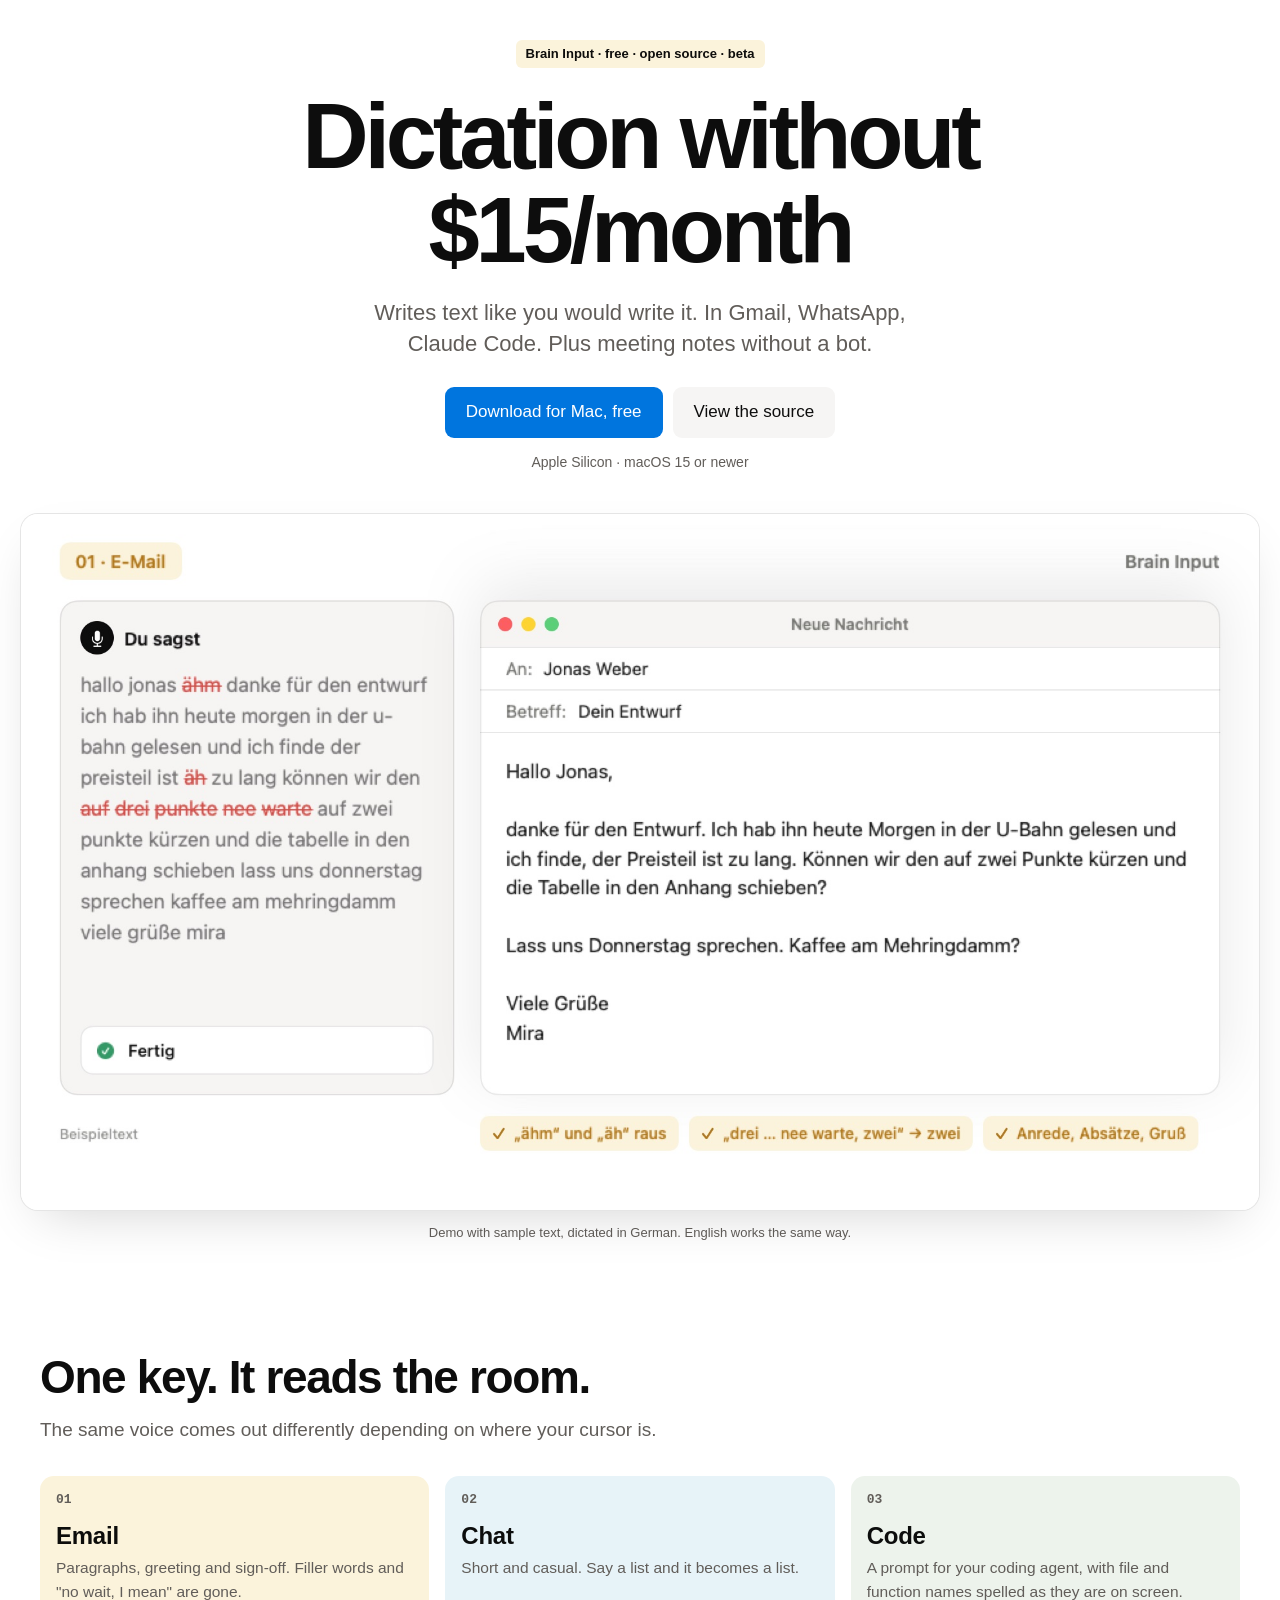
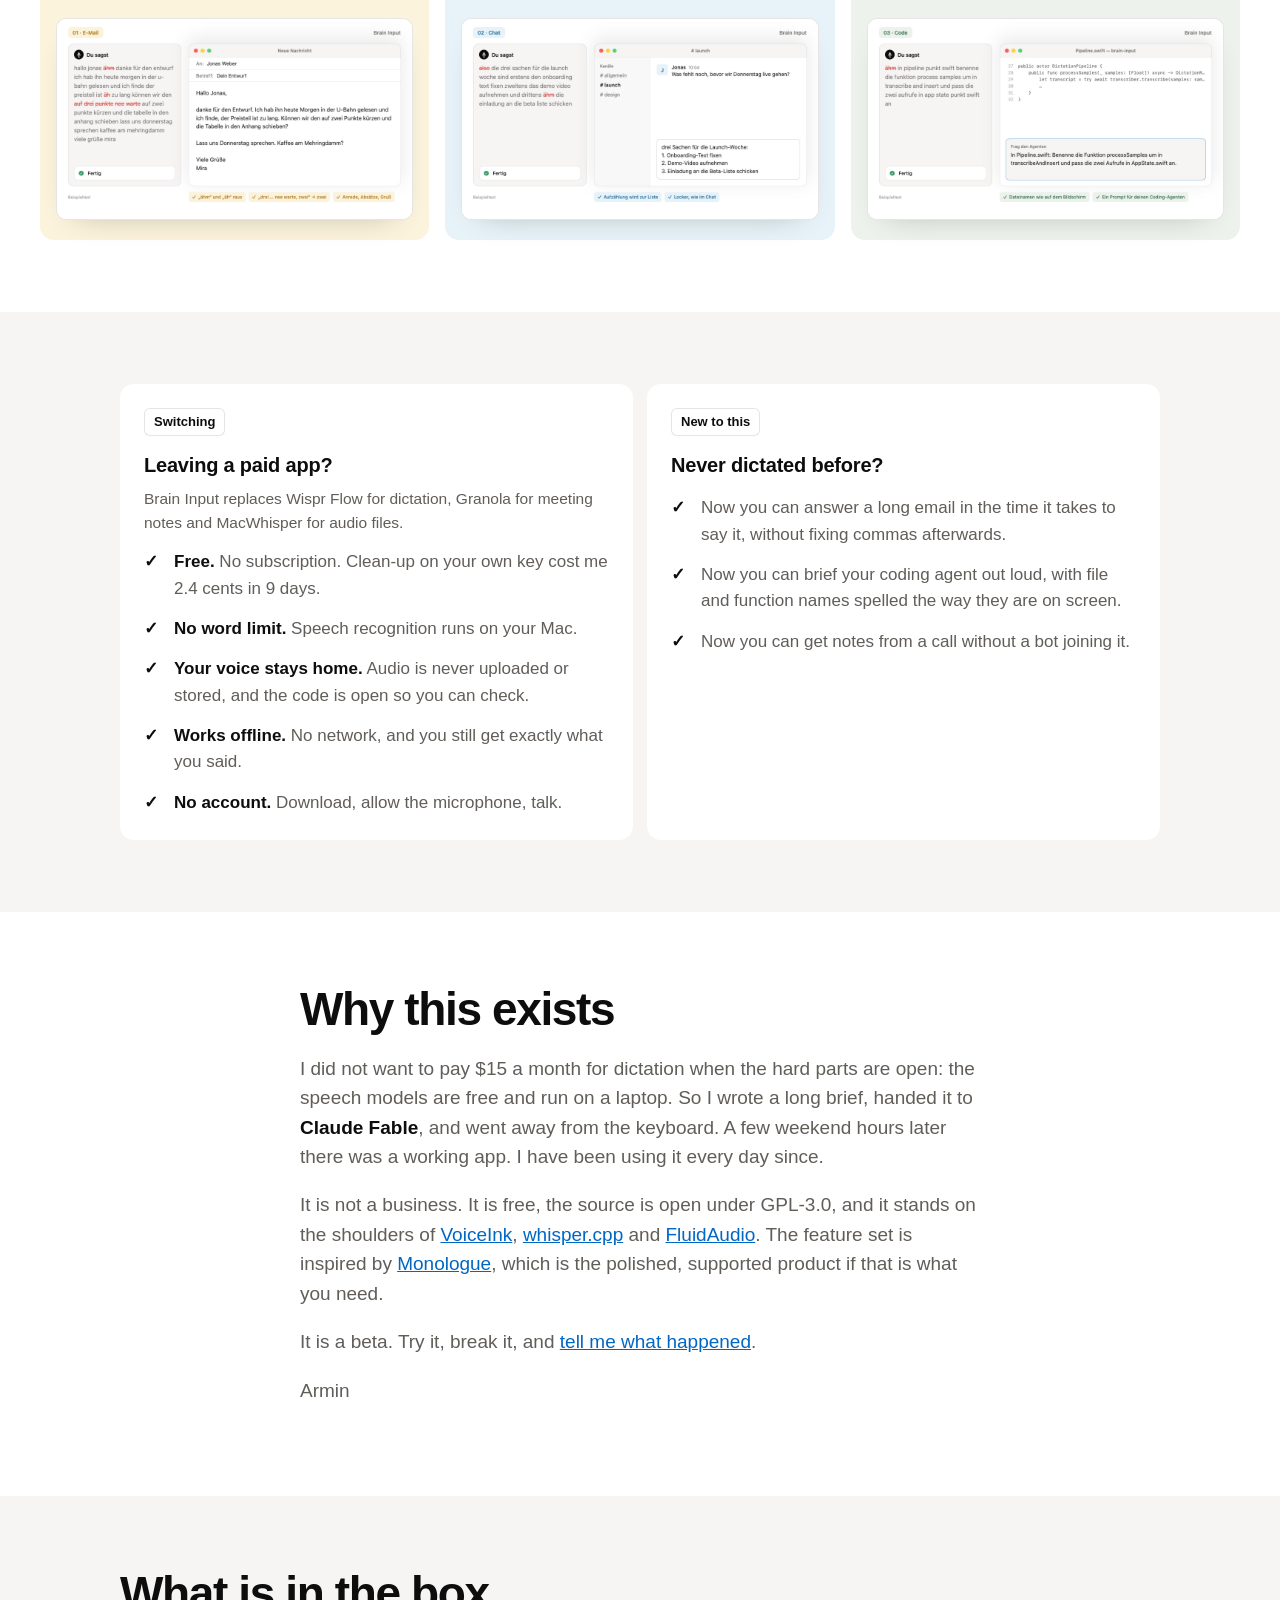
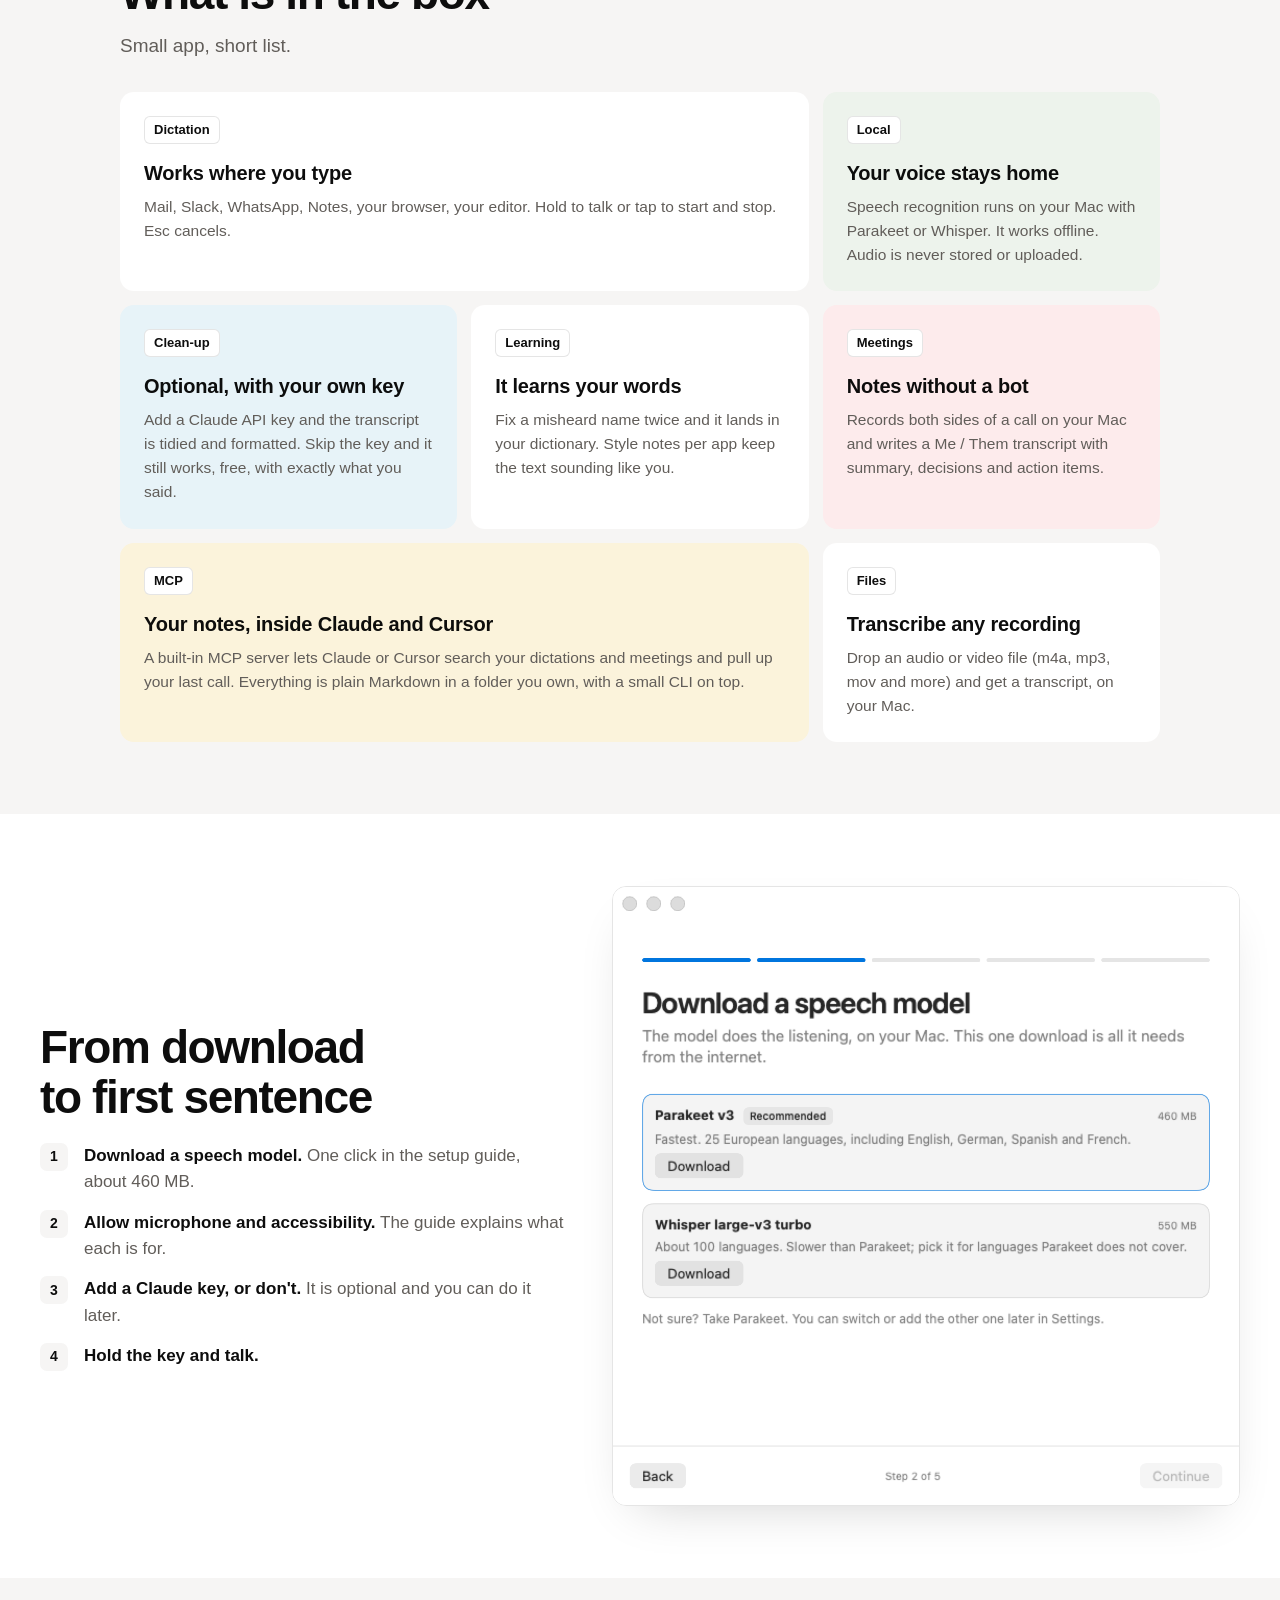
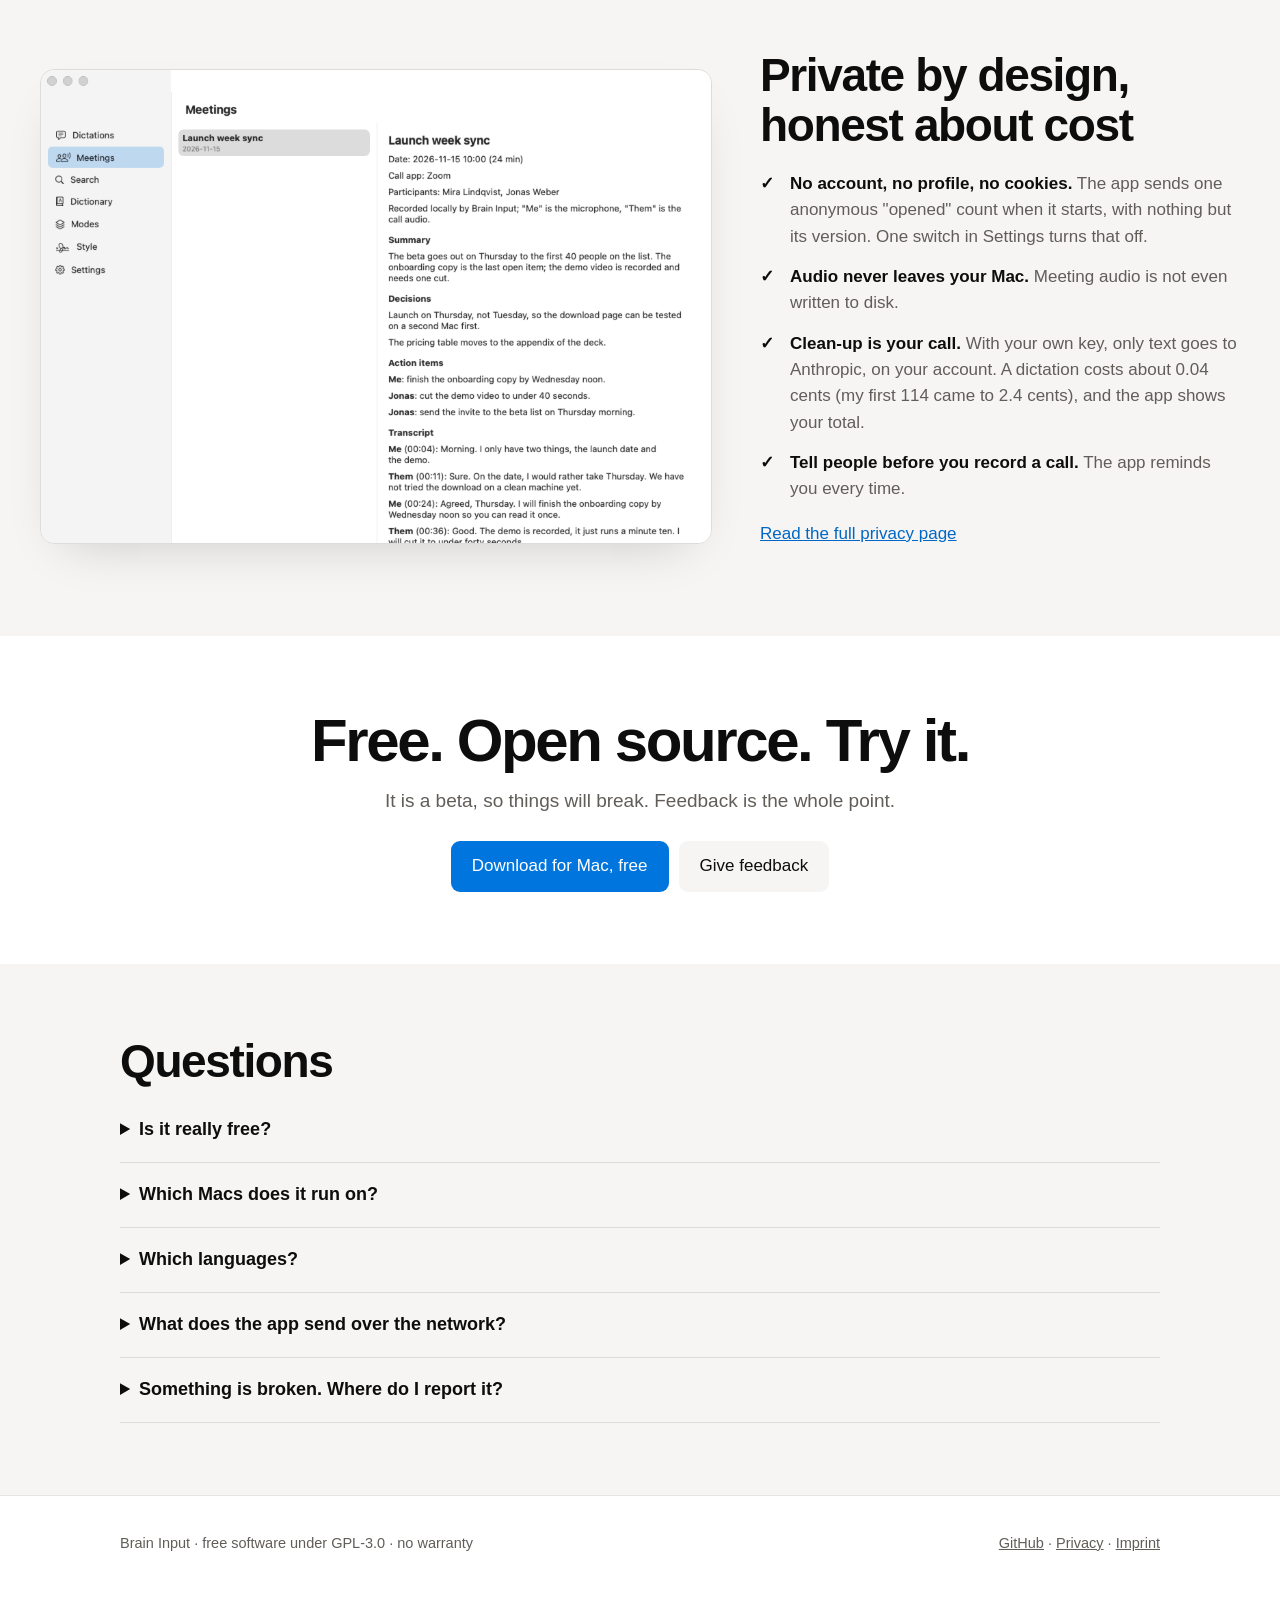
<file: docs/index.html>
<!doctype html>
<html lang="en">
<head>
<meta charset="utf-8">
<meta name="viewport" content="width=device-width, initial-scale=1">
<title>Brain Input · Talk. It types.</title>
<meta name="description" content="Free, open-source dictation for Mac, without the $15 a month. Hold a key, speak, and clean text lands at your cursor. Speech recognition runs on your Mac: no word limit, no account, works offline.">
<meta property="og:title" content="Brain Input · Talk. It types.">
<meta property="og:description" content="Free, open-source dictation for Mac. Speech recognition runs on your Mac. Built in a weekend with Claude Fable.">
<meta property="og:image" content="https://brain-input.vercel.app/media/still-email.jpg">
<meta property="og:type" content="website">
<meta name="twitter:card" content="summary_large_image">
<link rel="icon" href="media/icon.png">
<link rel="stylesheet" href="style.css">
<script src="track.js" defer></script>
</head>
<body>
<div class="wrap">
  <header class="nav">
    <a class="brand" href="./"><img src="media/icon.png" alt="">Brain Input</a>
    <nav>
      <a class="hide" href="#features">Features</a>
      <a class="hide" href="#privacy">Privacy</a>
      <a class="hide" href="#faq">Questions</a>
      <a href="https://github.com/elpresidentex/brain-input">GitHub</a>
      <a class="btn primary" href="https://github.com/elpresidentex/brain-input/releases/latest/download/BrainInput-latest.dmg" data-track="download_clicked" data-where="nav">Download</a>
    </nav>
  </header>

  <div class="hero">
    <span class="tag">Brain Input · free · open source · beta</span>
    <h1>Dictation without $15/month</h1>
    <p class="lead">Writes text like you would write it. In Gmail, WhatsApp, Claude&nbsp;Code. Plus meeting notes without a bot.</p>
    <div class="cta">
      <a class="btn primary" href="https://github.com/elpresidentex/brain-input/releases/latest/download/BrainInput-latest.dmg" data-track="download_clicked" data-where="hero">Download for Mac, free</a>
      <a class="btn ghost" href="https://github.com/elpresidentex/brain-input">View the source</a>
    </div>
    <p class="req">Apple Silicon · macOS 15 or newer</p>
    <div class="stage">
      <video id="demo" poster="media/still-email.jpg" autoplay muted loop playsinline aria-label="Demo in German: a spoken, rambling message becomes a clean email, a chat list and a coding prompt"></video>
      <script>
      // Phones get the 9:16 cut, everything else the 16:9 one.
      (function () {
        var v = document.getElementById('demo'), m = matchMedia('(max-width:780px)').matches;
        if (m) v.setAttribute('poster', 'media/still-mobile.jpg');
        v.src = m ? 'media/demo-mobile.mp4' : 'media/demo.mp4';
      })();
      </script>
    </div>
    <p class="note">Demo with sample text, dictated in German. English works the same way.</p>
  </div>
</div>

<section id="features">
  <div class="wrap wide">
    <h2>One key. It reads the room.</h2>
    <p class="sub">The same voice comes out differently depending on where your cursor is.</p>
    <div class="shots">
      <figure class="c-yellow"><span class="n">01</span><figcaption><b>Email</b><span>Paragraphs, greeting and sign-off. Filler words and "no wait, I mean" are gone.</span></figcaption><button class="zoom" type="button" data-full="media/still-email.jpg" aria-label="Enlarge: A rambling spoken message next to the clean email it became"><img src="media/still-email.jpg" alt="A rambling spoken message next to the clean email it became" loading="lazy"><i>Tap to enlarge</i></button></figure>
      <figure class="c-blue"><span class="n">02</span><figcaption><b>Chat</b><span>Short and casual. Say a list and it becomes a list.</span></figcaption><button class="zoom" type="button" data-full="media/still-chat.jpg" aria-label="Enlarge: A spoken list turned into a numbered chat message"><img src="media/still-chat.jpg" alt="A spoken list turned into a numbered chat message" loading="lazy"><i>Tap to enlarge</i></button></figure>
      <figure class="c-green"><span class="n">03</span><figcaption><b>Code</b><span>A prompt for your coding agent, with file and function names spelled as they are on screen.</span></figcaption><button class="zoom" type="button" data-full="media/still-code.jpg" aria-label="Enlarge: A dictated prompt with file names spelled as on screen"><img src="media/still-code.jpg" alt="A dictated prompt with file names spelled as on screen" loading="lazy"><i>Tap to enlarge</i></button></figure>
    </div>
  </div>
</section>

<section class="band" id="switch">
  <div class="wrap duo">
    <div class="card">
      <span class="k">Switching</span>
      <h3>Leaving a paid app?</h3>
      <p>Brain Input replaces Wispr Flow for dictation, Granola for meeting notes and MacWhisper for audio files.</p>
      <ul class="plain">
        <li><b>Free.</b> No subscription. Clean-up on your own key cost me 2.4 cents in 9 days.</li>
        <li><b>No word limit.</b> Speech recognition runs on your Mac.</li>
        <li><b>Your voice stays home.</b> Audio is never uploaded or stored, and the code is open so you can check.</li>
        <li><b>Works offline.</b> No network, and you still get exactly what you said.</li>
        <li><b>No account.</b> Download, allow the microphone, talk.</li>
      </ul>
    </div>
    <div class="card">
      <span class="k">New to this</span>
      <h3>Never dictated before?</h3>
      <ul class="plain">
        <li>Now you can answer a long email in the time it takes to say it, without fixing commas afterwards.</li>
        <li>Now you can brief your coding agent out loud, with file and function names spelled the way they are on screen.</li>
        <li>Now you can get notes from a call without a bot joining it.</li>
      </ul>
    </div>
  </div>
</section>

<section>
  <div class="wrap story">
    <h2>Why this exists</h2>
    <p>I did not want to pay $15 a month for dictation when the hard parts are open: the speech models are free and run on a laptop. So I wrote a long brief, handed it to <b>Claude Fable</b>, and went away from the keyboard. A few weekend hours later there was a working app. I have been using it every day since.</p>
    <p>It is not a business. It is free, the source is open under GPL-3.0, and it stands on the shoulders of <a href="https://github.com/Beingpax/VoiceInk">VoiceInk</a>, <a href="https://github.com/ggml-org/whisper.cpp">whisper.cpp</a> and <a href="https://github.com/FluidInference/FluidAudio">FluidAudio</a>. The feature set is inspired by <a href="https://www.monologue.to/">Monologue</a>, which is the polished, supported product if that is what you need.</p>
    <p>It is a beta. Try it, break it, and <a href="https://github.com/elpresidentex/brain-input/issues">tell me what happened</a>.</p>
    <p>Armin</p>
  </div>
</section>

<section class="band">
  <div class="wrap">
    <h2>What is in the box</h2>
    <p class="sub">Small app, short list.</p>
    <div class="grid">
      <div class="card wide"><span class="k">Dictation</span><h3>Works where you type</h3><p>Mail, Slack, WhatsApp, Notes, your browser, your editor. Hold to talk or tap to start and stop. Esc cancels.</p></div>
      <div class="card c-green"><span class="k">Local</span><h3>Your voice stays home</h3><p>Speech recognition runs on your Mac with Parakeet or Whisper. It works offline. Audio is never stored or uploaded.</p></div>
      <div class="card c-blue"><span class="k">Clean-up</span><h3>Optional, with your own key</h3><p>Add a Claude API key and the transcript is tidied and formatted. Skip the key and it still works, free, with exactly what you said.</p></div>
      <div class="card"><span class="k">Learning</span><h3>It learns your words</h3><p>Fix a misheard name twice and it lands in your dictionary. Style notes per app keep the text sounding like you.</p></div>
      <div class="card c-pink"><span class="k">Meetings</span><h3>Notes without a bot</h3><p>Records both sides of a call on your Mac and writes a Me / Them transcript with summary, decisions and action items.</p></div>
      <div class="card wide c-yellow"><span class="k">MCP</span><h3>Your notes, inside Claude and Cursor</h3><p>A built-in MCP server lets Claude or Cursor search your dictations and meetings and pull up your last call. Everything is plain Markdown in a folder you own, with a small CLI on top.</p></div>
      <div class="card"><span class="k">Files</span><h3>Transcribe any recording</h3><p>Drop an audio or video file (m4a, mp3, mov and more) and get a transcript, on your Mac.</p></div>
    </div>
  </div>
</section>

<section>
  <div class="wrap wide split">
    <div>
      <h2>From download to first sentence</h2>
      <ol class="steps">
        <li><b>Download a speech model.</b> One click in the setup guide, about 460 MB.</li>
        <li><b>Allow microphone and accessibility.</b> The guide explains what each is for.</li>
        <li><b>Add a Claude key, or don't.</b> It is optional and you can do it later.</li>
        <li><b>Hold the key and talk.</b></li>
      </ol>
    </div>
    <img src="media/onboarding-2.png" alt="Setup guide: choose and download a speech model" loading="lazy">
  </div>
</section>

<section class="band" id="privacy">
  <div class="wrap wide split flip">
    <img src="media/main-meetings.png" alt="A meeting note with summary, decisions, action items and a Me / Them transcript" loading="lazy">
    <div>
      <h2>Private by design, honest about cost</h2>
      <ul class="plain">
        <li><b>No account, no profile, no cookies.</b> The app sends one anonymous "opened" count when it starts, with nothing but its version. One switch in Settings turns that off.</li>
        <li><b>Audio never leaves your Mac.</b> Meeting audio is not even written to disk.</li>
        <li><b>Clean-up is your call.</b> With your own key, only text goes to Anthropic, on your account. A dictation costs about 0.04 cents (my first 114 came to 2.4 cents), and the app shows your total.</li>
        <li><b>Tell people before you record a call.</b> The app reminds you every time.</li>
      </ul>
      <p style="margin-top:18px"><a href="privacy.html">Read the full privacy page</a></p>
    </div>
  </div>
</section>

<section class="final">
  <div class="wrap">
    <h2>Free. Open source. Try it.</h2>
    <p class="sub">It is a beta, so things will break. Feedback is the whole point.</p>
    <div class="cta">
      <a class="btn primary" href="https://github.com/elpresidentex/brain-input/releases/latest/download/BrainInput-latest.dmg" data-track="download_clicked" data-where="footer">Download for Mac, free</a>
      <a class="btn ghost" href="https://github.com/elpresidentex/brain-input/issues" data-track="feedback_clicked" data-where="footer">Give feedback</a>
    </div>
  </div>
</section>

<section class="band" id="faq">
  <div class="wrap">
    <h2>Questions</h2>
    <details><summary>Is it really free?</summary><p>Yes. The app is free and open source. Dictation with the local model costs nothing. The optional clean-up uses your own Claude API key and Anthropic bills you for it directly; in normal use that is cents, and the app shows the running total.</p></details>
    <details><summary>Which Macs does it run on?</summary><p>Macs with Apple Silicon (M1 or newer) on macOS 15 (Sequoia) or newer. There is no Intel, Windows or iPhone version.</p></details>
    <details><summary>Which languages?</summary><p>Parakeet covers 25 European languages, including English, German, Spanish and French. Whisper covers about 100 and can be downloaded in Settings. The language is detected for each dictation.</p></details>
    <details><summary>What does the app send over the network?</summary><p>The one-time model download, an anonymous "opened" count at start (app and macOS version, no ID; you can switch it off), and, only with your API key, the clean-up calls. Those contain the transcript, the app name and window title, your dictionary and style notes; in coding apps also visible window text so names are spelled right. Never audio.</p></details>
    <details><summary>Something is broken. Where do I report it?</summary><p>On <a href="https://github.com/elpresidentex/brain-input/issues">GitHub Issues</a>. There is no support team, just me, but I read everything.</p></details>
  </div>
</section>

<footer>
  <div class="wrap row">
    <span>Brain Input · free software under GPL-3.0 · no warranty</span>
    <span><a href="https://github.com/elpresidentex/brain-input">GitHub</a> · <a href="privacy.html">Privacy</a> · <a href="imprint.html">Imprint</a></span>
  </div>
</footer>
<dialog id="lb" aria-label="Enlarged image"><button type="button" class="x" aria-label="Close">&times;</button><div class="pan"><img alt=""></div></dialog>
<script>
(function () {
  var d = document.getElementById('lb'), img = d.querySelector('img');
  document.querySelectorAll('button.zoom').forEach(function (b) {
    b.setAttribute('aria-expanded', 'false');
    b.addEventListener('click', function () {
      // Phones: full screen. Desktop: the card widens in its row and the other two stay visible.
      if (matchMedia('(max-width:780px)').matches) { img.src = b.dataset.full; img.alt = b.querySelector('img').alt; d.showModal(); d.querySelector('.pan').scrollTo(0, 0); return; }
      var all = Array.prototype.slice.call(document.querySelectorAll('button.zoom')), i = all.indexOf(b), open = b.getAttribute('aria-expanded') !== 'true';
      var row = b.closest('.shots');
      if (open) row.setAttribute('data-open', i + 1); else row.removeAttribute('data-open');
      all.forEach(function (o) { o.setAttribute('aria-expanded', String(open && o === b)); });
    });
  });
  d.addEventListener('click', function (e) { if (e.target !== img) d.close(); });
})();
</script>
<script>
// The menu bar stays out of the way until the hero's buttons scroll off screen, so the demo gets the space.
(function () {
  var nav = document.querySelector('header.nav'), cta = document.querySelector('.hero .cta');
  if (!nav || !cta || !('IntersectionObserver' in window)) { if (nav) nav.classList.add('show'); return; }
  new IntersectionObserver(function (e) {
    nav.classList.toggle('show', !e[0].isIntersecting && e[0].boundingClientRect.top < 0);
  }).observe(cta);
})();
</script>
</body>
</html>
</file>
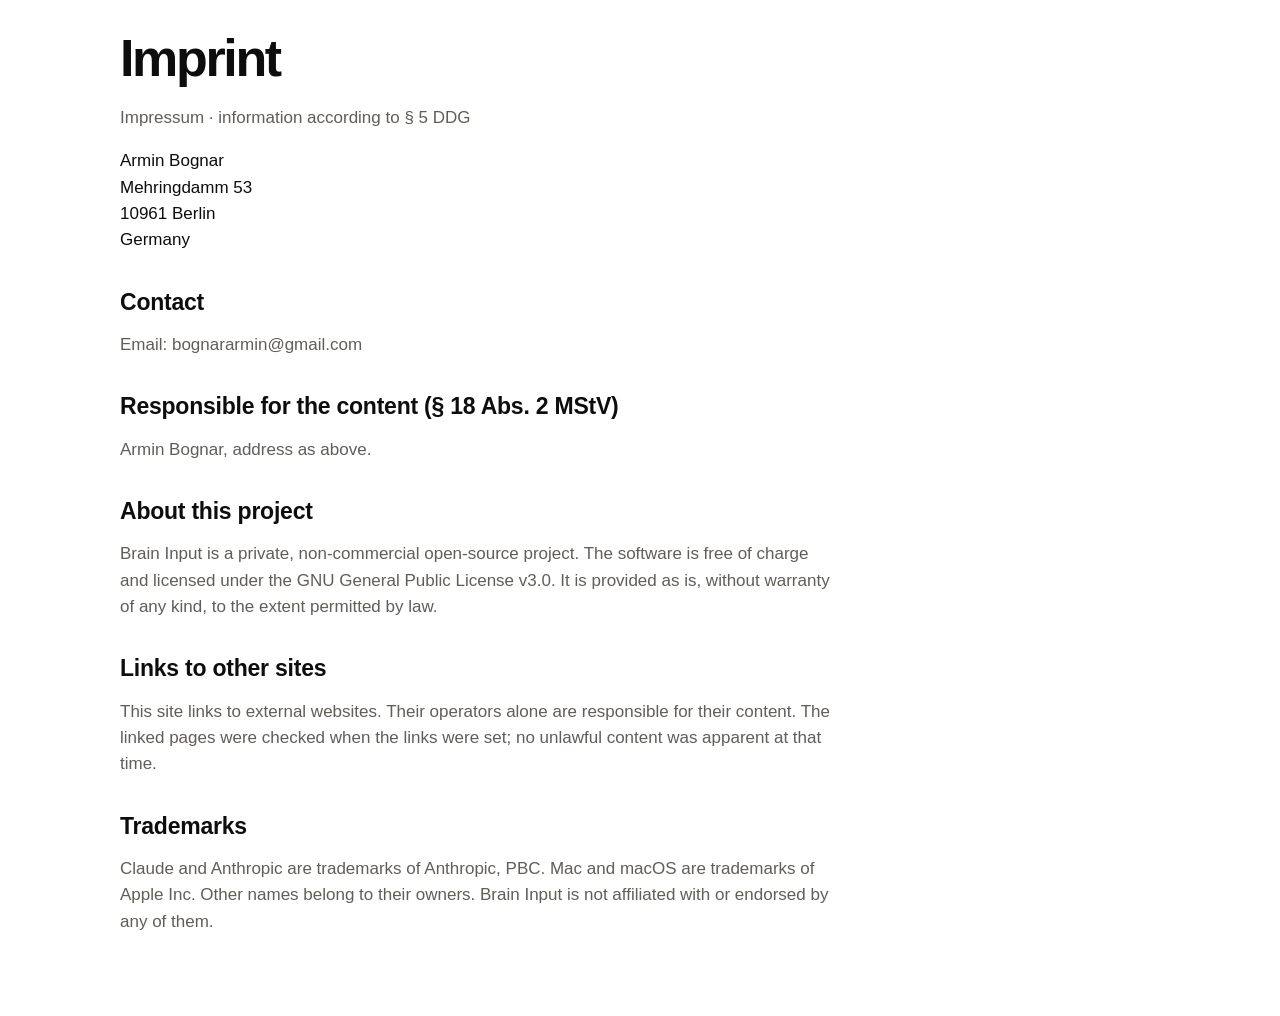
<file: docs/imprint.html>
<!doctype html>
<html lang="en">
<head>
<meta charset="utf-8"><meta name="viewport" content="width=device-width, initial-scale=1">
<title>Imprint · Brain Input</title><meta name="robots" content="noindex">
<link rel="icon" href="media/icon.png"><link rel="stylesheet" href="style.css">
</head>
<body>
<div class="wrap">
  <header class="nav"><a class="brand" href="./"><img src="media/icon.png" alt="">Brain Input</a><nav><a href="./">Home</a><a href="privacy.html">Privacy</a></nav></header>
  <main class="doc">
    <h1>Imprint</h1>
    <p>Impressum · information according to § 5 DDG</p>
    <address>
      Armin Bognar<br>
      Mehringdamm 53<br>
      10961 Berlin<br>
      Germany
    </address>
    <h2>Contact</h2>
    <p>Email: bognararmin@gmail.com</p>
    <h2>Responsible for the content (§ 18 Abs. 2 MStV)</h2>
    <p>Armin Bognar, address as above.</p>
    <h2>About this project</h2>
    <p>Brain Input is a private, non-commercial open-source project. The software is free of charge and licensed under the GNU General Public License v3.0. It is provided as is, without warranty of any kind, to the extent permitted by law.</p>
    <h2>Links to other sites</h2>
    <p>This site links to external websites. Their operators alone are responsible for their content. The linked pages were checked when the links were set; no unlawful content was apparent at that time.</p>
    <h2>Trademarks</h2>
    <p>Claude and Anthropic are trademarks of Anthropic, PBC. Mac and macOS are trademarks of Apple Inc. Other names belong to their owners. Brain Input is not affiliated with or endorsed by any of them.</p>
  </main>
</div>
</body>
</html>
</file>
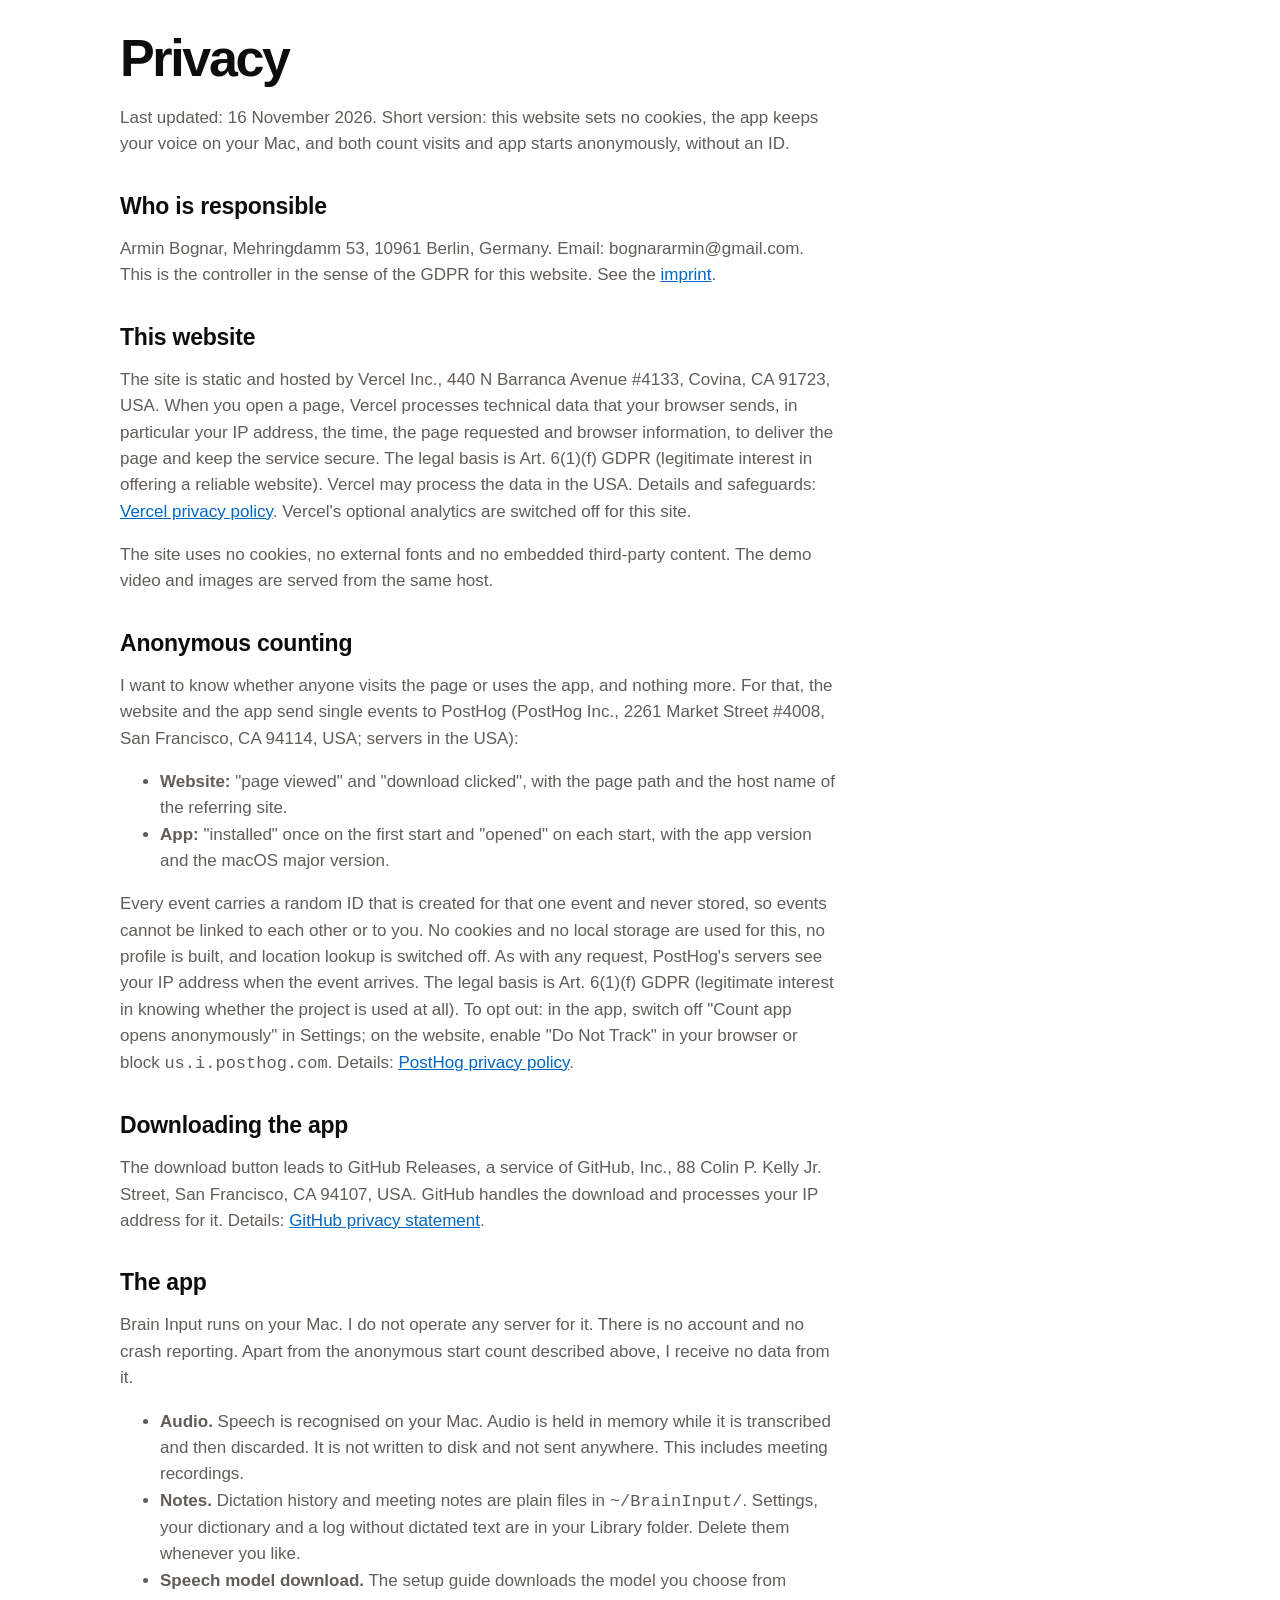
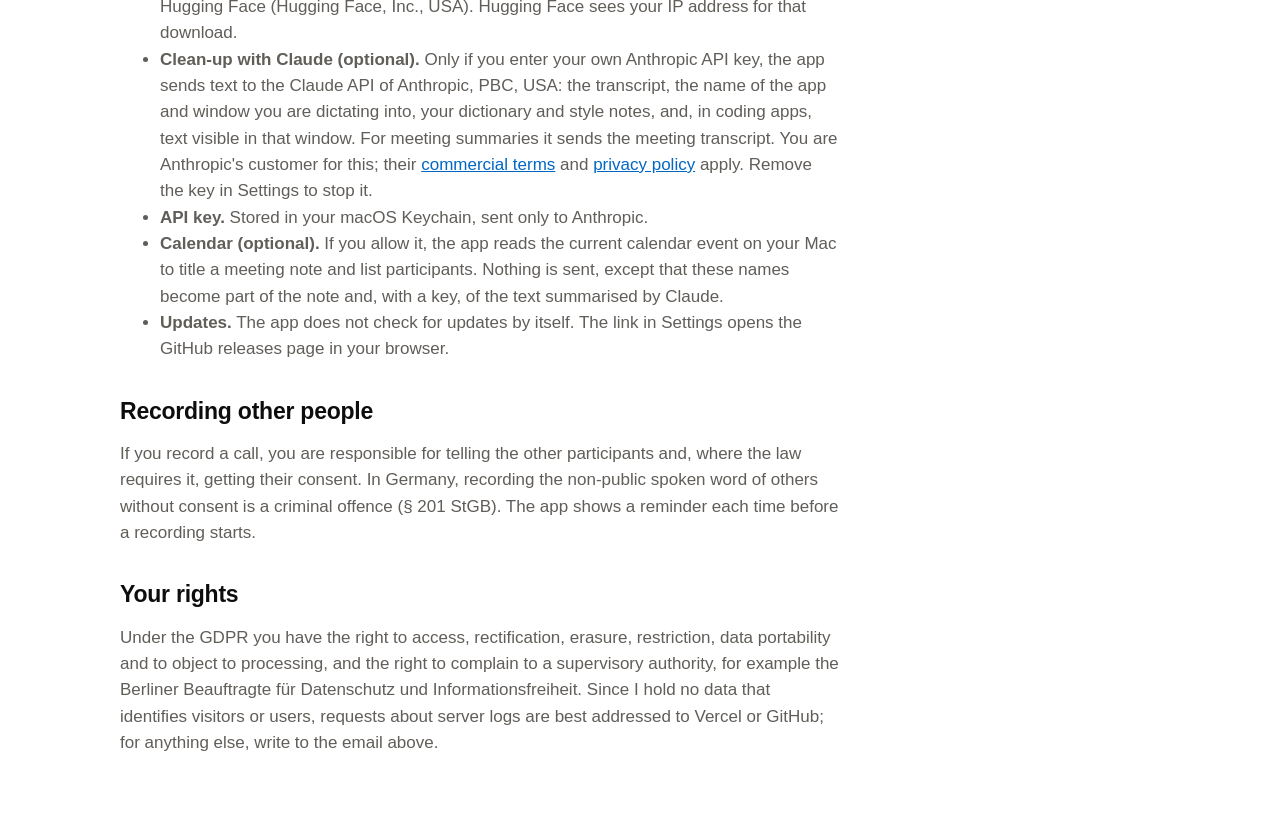
<file: docs/privacy.html>
<!doctype html>
<html lang="en">
<head>
<meta charset="utf-8"><meta name="viewport" content="width=device-width, initial-scale=1">
<title>Privacy · Brain Input</title>
<link rel="icon" href="media/icon.png"><link rel="stylesheet" href="style.css">
</head>
<body>
<div class="wrap">
  <header class="nav"><a class="brand" href="./"><img src="media/icon.png" alt="">Brain Input</a><nav><a href="./">Home</a><a href="imprint.html">Imprint</a></nav></header>
  <main class="doc">
    <h1>Privacy</h1>
    <p>Last updated: 16 November 2026. Short version: this website sets no cookies, the app keeps your voice on your Mac, and both count visits and app starts anonymously, without an ID.</p>

    <h2>Who is responsible</h2>
    <p>Armin Bognar, Mehringdamm 53, 10961 Berlin, Germany. Email: bognararmin@gmail.com. This is the controller in the sense of the GDPR for this website. See the <a href="imprint.html">imprint</a>.</p>

    <h2>This website</h2>
    <p>The site is static and hosted by Vercel Inc., 440 N Barranca Avenue #4133, Covina, CA 91723, USA. When you open a page, Vercel processes technical data that your browser sends, in particular your IP address, the time, the page requested and browser information, to deliver the page and keep the service secure. The legal basis is Art. 6(1)(f) GDPR (legitimate interest in offering a reliable website). Vercel may process the data in the USA. Details and safeguards: <a href="https://vercel.com/legal/privacy-policy">Vercel privacy policy</a>. Vercel's optional analytics are switched off for this site.</p>
    <p>The site uses no cookies, no external fonts and no embedded third-party content. The demo video and images are served from the same host.</p>

    <h2>Anonymous counting</h2>
    <p>I want to know whether anyone visits the page or uses the app, and nothing more. For that, the website and the app send single events to PostHog (PostHog Inc., 2261 Market Street #4008, San Francisco, CA 94114, USA; servers in the USA):</p>
    <ul>
      <li><b>Website:</b> "page viewed" and "download clicked", with the page path and the host name of the referring site.</li>
      <li><b>App:</b> "installed" once on the first start and "opened" on each start, with the app version and the macOS major version.</li>
    </ul>
    <p>Every event carries a random ID that is created for that one event and never stored, so events cannot be linked to each other or to you. No cookies and no local storage are used for this, no profile is built, and location lookup is switched off. As with any request, PostHog's servers see your IP address when the event arrives. The legal basis is Art. 6(1)(f) GDPR (legitimate interest in knowing whether the project is used at all). To opt out: in the app, switch off "Count app opens anonymously" in Settings; on the website, enable "Do Not Track" in your browser or block <code>us.i.posthog.com</code>. Details: <a href="https://posthog.com/privacy">PostHog privacy policy</a>.</p>

    <h2>Downloading the app</h2>
    <p>The download button leads to GitHub Releases, a service of GitHub, Inc., 88 Colin P. Kelly Jr. Street, San Francisco, CA 94107, USA. GitHub handles the download and processes your IP address for it. Details: <a href="https://docs.github.com/en/site-policy/privacy-policies/github-general-privacy-statement">GitHub privacy statement</a>.</p>

    <h2>The app</h2>
    <p>Brain Input runs on your Mac. I do not operate any server for it. There is no account and no crash reporting. Apart from the anonymous start count described above, I receive no data from it.</p>
    <ul>
      <li><b>Audio.</b> Speech is recognised on your Mac. Audio is held in memory while it is transcribed and then discarded. It is not written to disk and not sent anywhere. This includes meeting recordings.</li>
      <li><b>Notes.</b> Dictation history and meeting notes are plain files in <code>~/BrainInput/</code>. Settings, your dictionary and a log without dictated text are in your Library folder. Delete them whenever you like.</li>
      <li><b>Speech model download.</b> The setup guide downloads the model you choose from Hugging Face (Hugging Face, Inc., USA). Hugging Face sees your IP address for that download.</li>
      <li><b>Clean-up with Claude (optional).</b> Only if you enter your own Anthropic API key, the app sends text to the Claude API of Anthropic, PBC, USA: the transcript, the name of the app and window you are dictating into, your dictionary and style notes, and, in coding apps, text visible in that window. For meeting summaries it sends the meeting transcript. You are Anthropic's customer for this; their <a href="https://www.anthropic.com/legal/commercial-terms">commercial terms</a> and <a href="https://www.anthropic.com/legal/privacy">privacy policy</a> apply. Remove the key in Settings to stop it.</li>
      <li><b>API key.</b> Stored in your macOS Keychain, sent only to Anthropic.</li>
      <li><b>Calendar (optional).</b> If you allow it, the app reads the current calendar event on your Mac to title a meeting note and list participants. Nothing is sent, except that these names become part of the note and, with a key, of the text summarised by Claude.</li>
      <li><b>Updates.</b> The app does not check for updates by itself. The link in Settings opens the GitHub releases page in your browser.</li>
    </ul>

    <h2>Recording other people</h2>
    <p>If you record a call, you are responsible for telling the other participants and, where the law requires it, getting their consent. In Germany, recording the non-public spoken word of others without consent is a criminal offence (§ 201 StGB). The app shows a reminder each time before a recording starts.</p>

    <h2>Your rights</h2>
    <p>Under the GDPR you have the right to access, rectification, erasure, restriction, data portability and to object to processing, and the right to complain to a supervisory authority, for example the Berliner Beauftragte für Datenschutz und Informationsfreiheit. Since I hold no data that identifies visitors or users, requests about server logs are best addressed to Vercel or GitHub; for anything else, write to the email above.</p>
  </main>
</div>
</body>
</html>
</file>
<file: docs/style.css>
/* Brain Input site. No external fonts, no cookies. */
:root{--bg:#fff;--bg2:#f6f5f4;--card:#fff;--fg:rgba(0,0,0,.95);--muted:#615d59;--line:rgba(0,0,0,.1);--accent:#0075de;--accent-ink:#fff;--accent-text:#0067c5;
  --yellow:#fbf3db;--blue:#e7f3f8;--green:#edf3ec;--pink:#fdebec;--purple:#f3eefa;--orange:#fbecdd;
  --sans:Inter,-apple-system,BlinkMacSystemFont,"Segoe UI",Helvetica,Arial,sans-serif}
@media (prefers-color-scheme: dark){:root{--bg:#191919;--bg2:#202020;--card:#252525;--fg:rgba(255,255,255,.92);--muted:#a3a19d;--line:rgba(255,255,255,.12);--accent:#2383e2;--accent-text:#5aa7f0;
  --yellow:#3a3220;--blue:#1f2f3a;--green:#22302a;--pink:#3a2426;--purple:#2d2638;--orange:#3a2a1e}}
*{box-sizing:border-box}
html{scroll-behavior:smooth}
body{margin:0;background:var(--bg);color:var(--fg);font:17px/1.55 var(--sans);-webkit-font-smoothing:antialiased;overflow-x:hidden}
a{color:var(--accent-text)}
.wrap{max-width:1080px;margin:0 auto;padding:0 20px}
header.nav{display:flex;align-items:center;justify-content:space-between;gap:12px;position:fixed;top:0;left:0;right:0;z-index:20;padding:calc(10px + env(safe-area-inset-top,0px)) max(20px,calc((100% - 1040px)/2)) 10px;background:var(--bg);border-bottom:1px solid var(--line);transform:translateY(-100%);visibility:hidden;transition:transform .25s ease,visibility 0s .25s}
header.nav.show{transform:none;visibility:visible;transition:transform .25s ease}
.brand{display:flex;align-items:center;gap:10px;font-weight:600;font-size:17px;color:var(--fg);text-decoration:none;white-space:nowrap}
.brand img{width:30px;height:30px;border-radius:7px}
.nav nav{display:flex;gap:6px;font-size:15px;align-items:center}
.nav nav a{color:var(--fg);text-decoration:none;padding:6px 10px;border-radius:8px}
.nav nav a:hover{background:var(--bg2)}
.nav nav a.btn{color:var(--accent-ink);padding:6px 14px;font-size:15px}
.hero{text-align:center;padding:40px 0 24px}
.tag{display:inline-block;font-weight:600;font-size:13px;color:var(--fg);background:var(--yellow);border-radius:6px;padding:4px 10px;margin-bottom:22px}
h1{font-weight:600;font-size:clamp(46px,10vw,92px);line-height:1.02;letter-spacing:-.045em;margin:0 0 20px;text-wrap:balance}
.lead{font-size:clamp(18px,2.4vw,22px);line-height:1.4;color:var(--muted);max-width:660px;margin:0 auto 28px;text-wrap:pretty}
.cta{display:flex;gap:10px;justify-content:center;flex-wrap:wrap}
.btn{display:inline-flex;align-items:center;gap:8px;font-weight:500;font-size:17px;padding:11px 20px;border-radius:9px;text-decoration:none;border:1px solid transparent}
.btn.primary{background:var(--accent);color:var(--accent-ink)}
.btn.primary:hover{filter:brightness(.93)}
.btn.ghost{color:var(--fg);background:var(--bg2)}
.req{font-size:14px;color:var(--muted);margin-top:14px}
.stage{margin:40px auto 0;border-radius:16px;overflow:hidden;border:1px solid var(--line);background:#fff;aspect-ratio:16/9;max-width:100%;box-shadow:0 20px 50px -20px rgba(0,0,0,.18)}
.stage video,.stage img{display:block;width:100%;height:100%;object-fit:cover}
.note{font-size:13px;color:var(--muted);text-align:center;margin-top:12px}
section{padding:72px 0}
h2{font-weight:700;font-size:clamp(30px,4.8vw,46px);line-height:1.1;letter-spacing:-.03em;margin:0 0 12px;text-wrap:balance}
.sub{color:var(--muted);max-width:620px;margin:0 0 32px;font-size:19px}
.grid{display:grid;grid-template-columns:repeat(3,1fr);gap:14px}
.card{background:var(--bg2);border-radius:14px;padding:24px;min-width:0}
.card h3{font-weight:600;font-size:20px;letter-spacing:-.01em;margin:0 0 6px}
.card p{margin:0;color:var(--muted);font-size:15.5px}
.card .k{font-weight:600;font-size:13px;display:inline-block;margin-bottom:14px;padding:3px 9px;border-radius:6px;background:var(--card);border:1px solid var(--line)}
.card.wide{grid-column:span 2}
.c-yellow{background:var(--yellow)}.c-blue{background:var(--blue)}.c-green{background:var(--green)}.c-pink{background:var(--pink)}.c-purple{background:var(--purple)}.c-orange{background:var(--orange)}
.shots{display:grid;grid-template-columns:repeat(3,1fr);gap:14px}
.shots figure{margin:0;min-width:0;border-radius:14px;padding:18px 18px 22px}
.shots img{width:100%;border-radius:9px;border:1px solid var(--line);display:block;background:#fff}
.shots figcaption{font-size:15px;color:var(--muted);margin-top:16px}
.shots b{color:var(--fg);display:block;font-size:20px;font-weight:600;letter-spacing:-.01em;margin-bottom:2px}
.shots .n{font:600 13px ui-monospace,SFMono-Regular,Menlo,monospace;color:var(--muted);display:block;margin-bottom:12px}
.split{display:grid;grid-template-columns:1fr 1fr;gap:40px;align-items:center}
.split img{width:100%;border-radius:14px;border:1px solid var(--line);box-shadow:0 20px 50px -24px rgba(0,0,0,.2)}
ol.steps{list-style:none;padding:0;margin:20px 0 0;display:grid;gap:14px;counter-reset:s}
ol.steps li{counter-increment:s;padding-left:44px;position:relative;color:var(--muted)}
ol.steps li::before{content:counter(s);position:absolute;left:0;top:0;width:28px;height:28px;border-radius:7px;background:var(--bg2);color:var(--fg);font-weight:600;font-size:14px;display:grid;place-items:center}
ul.plain{list-style:none;padding:0;margin:20px 0 0;display:grid;gap:14px}
ul.plain li{padding-left:30px;position:relative;color:var(--muted)}
ul.plain li::before{content:"✓";position:absolute;left:0;top:0;font-weight:700;color:var(--fg)}
ul.plain b,ol.steps b{color:var(--fg);font-weight:600}
.band{background:var(--bg2)}
.band .card:not([class*=c-]){background:var(--card)}
.story{max-width:720px}
.story p{color:var(--muted);font-size:19px}
.story p b{color:var(--fg);font-weight:600}
.final{text-align:center}
.final h2{font-size:clamp(34px,6vw,60px);letter-spacing:-.04em}
.final .sub{margin:0 auto 26px}
details{border-bottom:1px solid var(--line);padding:18px 0}
summary{font-weight:600;font-size:18px;cursor:pointer}
details p{color:var(--muted);margin:10px 0 0;max-width:700px}
footer{padding:36px 0 56px;color:var(--muted);font-size:14.5px;border-top:1px solid var(--line)}
footer .row{display:flex;gap:20px;flex-wrap:wrap;justify-content:space-between}
footer a{color:var(--muted)}
.doc{max-width:720px;padding:32px 0 64px}
.doc h1{font-size:clamp(36px,6vw,52px)}
.doc h2{font-size:23px;letter-spacing:-.01em;margin-top:36px}
.doc p,.doc li{color:var(--muted)}
.doc address{font-style:normal;color:var(--fg)}
:focus-visible{outline:2px solid var(--accent);outline-offset:3px}
.duo{display:grid;grid-template-columns:1fr 1fr;gap:14px}
.duo ul.plain{margin-top:14px}
@media (max-width:780px){.grid,.shots,.duo{grid-template-columns:1fr}.card.wide{grid-column:auto}.split{grid-template-columns:1fr;gap:24px}.nav nav a.hide{display:none}section{padding:48px 0}.hero{padding-top:20px}.stage{margin-top:24px}}
@media (prefers-reduced-motion: reduce){html{scroll-behavior:auto}header.nav,header.nav.show{transition:none}}

/* Bigger visuals: wide wrap for image-led sections, one scene per row, tap/click to enlarge. */
.wrap.wide{max-width:1240px}
.hero .stage{max-width:none;width:min(1240px,calc(100vw - 40px));position:relative;left:50%;transform:translateX(-50%);border-radius:18px}
.shots{grid-template-columns:repeat(3,1fr);gap:16px}
.shots figure{padding:16px 16px 20px;display:flex;flex-direction:column}
.shots .n{margin-bottom:10px}
.shots figcaption{margin:0 0 14px;display:block}
.shots b{display:block;font-size:24px;margin-bottom:2px}
.shots figcaption span{font-size:15.5px}
.shots .zoom{margin-top:auto;padding:0;border:0;background:none;cursor:zoom-in;position:relative;display:block;font:inherit}
.shots .zoom img{border-radius:10px;box-shadow:0 12px 30px -20px rgba(0,0,0,.3)}
.shots .zoom i{position:absolute;right:10px;bottom:10px;font:600 13px var(--sans);background:rgba(0,0,0,.72);color:#fff;border-radius:8px;padding:5px 10px;pointer-events:none}
.split{grid-template-columns:5fr 6fr;gap:48px}
.split.flip{grid-template-columns:7fr 5fr}
dialog#lb{border:0;padding:0;background:rgba(0,0,0,.92);width:100vw;height:100dvh;max-width:none;max-height:none;margin:0}
dialog#lb::backdrop{background:#000}
dialog#lb .pan{width:100%;height:100%;overflow:auto;display:grid;place-items:center;-webkit-overflow-scrolling:touch}
dialog#lb img{width:min(100vw,calc(100dvh*16/9));height:auto;display:block;cursor:zoom-out}
dialog#lb .x{position:fixed;top:max(10px,env(safe-area-inset-top));right:14px;z-index:2;width:44px;height:44px;border-radius:50%;border:0;background:rgba(255,255,255,.18);color:#fff;font-size:28px;line-height:1;cursor:pointer}
@media (max-width:780px){
 .shots figure{display:block;padding:16px 14px 16px}.shots .n{margin-bottom:8px}
 .shots b{display:block;font-size:22px}.shots figcaption span{font-size:15.5px}
 .shots .zoom{margin-top:14px}
 .split,.split.flip{grid-template-columns:1fr}.split.flip img{order:2}
 .hero .stage{width:calc(100vw - 24px);border-radius:12px}
 dialog#lb img{width:max(100vw,900px);max-width:none}
 dialog#lb .pan{place-items:center start}
}
@media (min-width:781px){.shots .zoom i{display:none}}

@media (max-width:780px){.stage{aspect-ratio:9/16;max-height:82vh;width:min(calc(100vw - 24px),calc(82vh*9/16))!important}}

/* Desktop: the clicked scene widens, the other two stay in the row. */
@media (min-width:781px){
 .shots{grid-template-columns:1fr 1fr 1fr;transition:grid-template-columns .45s cubic-bezier(.3,.7,.2,1)}
 .shots[data-open="1"]{grid-template-columns:3.6fr 1fr 1fr}
 .shots[data-open="2"]{grid-template-columns:1fr 3.6fr 1fr}
 .shots[data-open="3"]{grid-template-columns:1fr 1fr 3.6fr}
 .shots figcaption span{display:block;transition:opacity .3s}
 .shots[data-open] figure:not(:has([aria-expanded="true"])) figcaption span{display:none}
 .shots .zoom[aria-expanded="true"]{cursor:zoom-out}
}
/* Phones: one scene per row. */
@media (max-width:780px){.shots{grid-template-columns:1fr}}
@media (prefers-reduced-motion: reduce){.shots{transition:none}}
</file>
